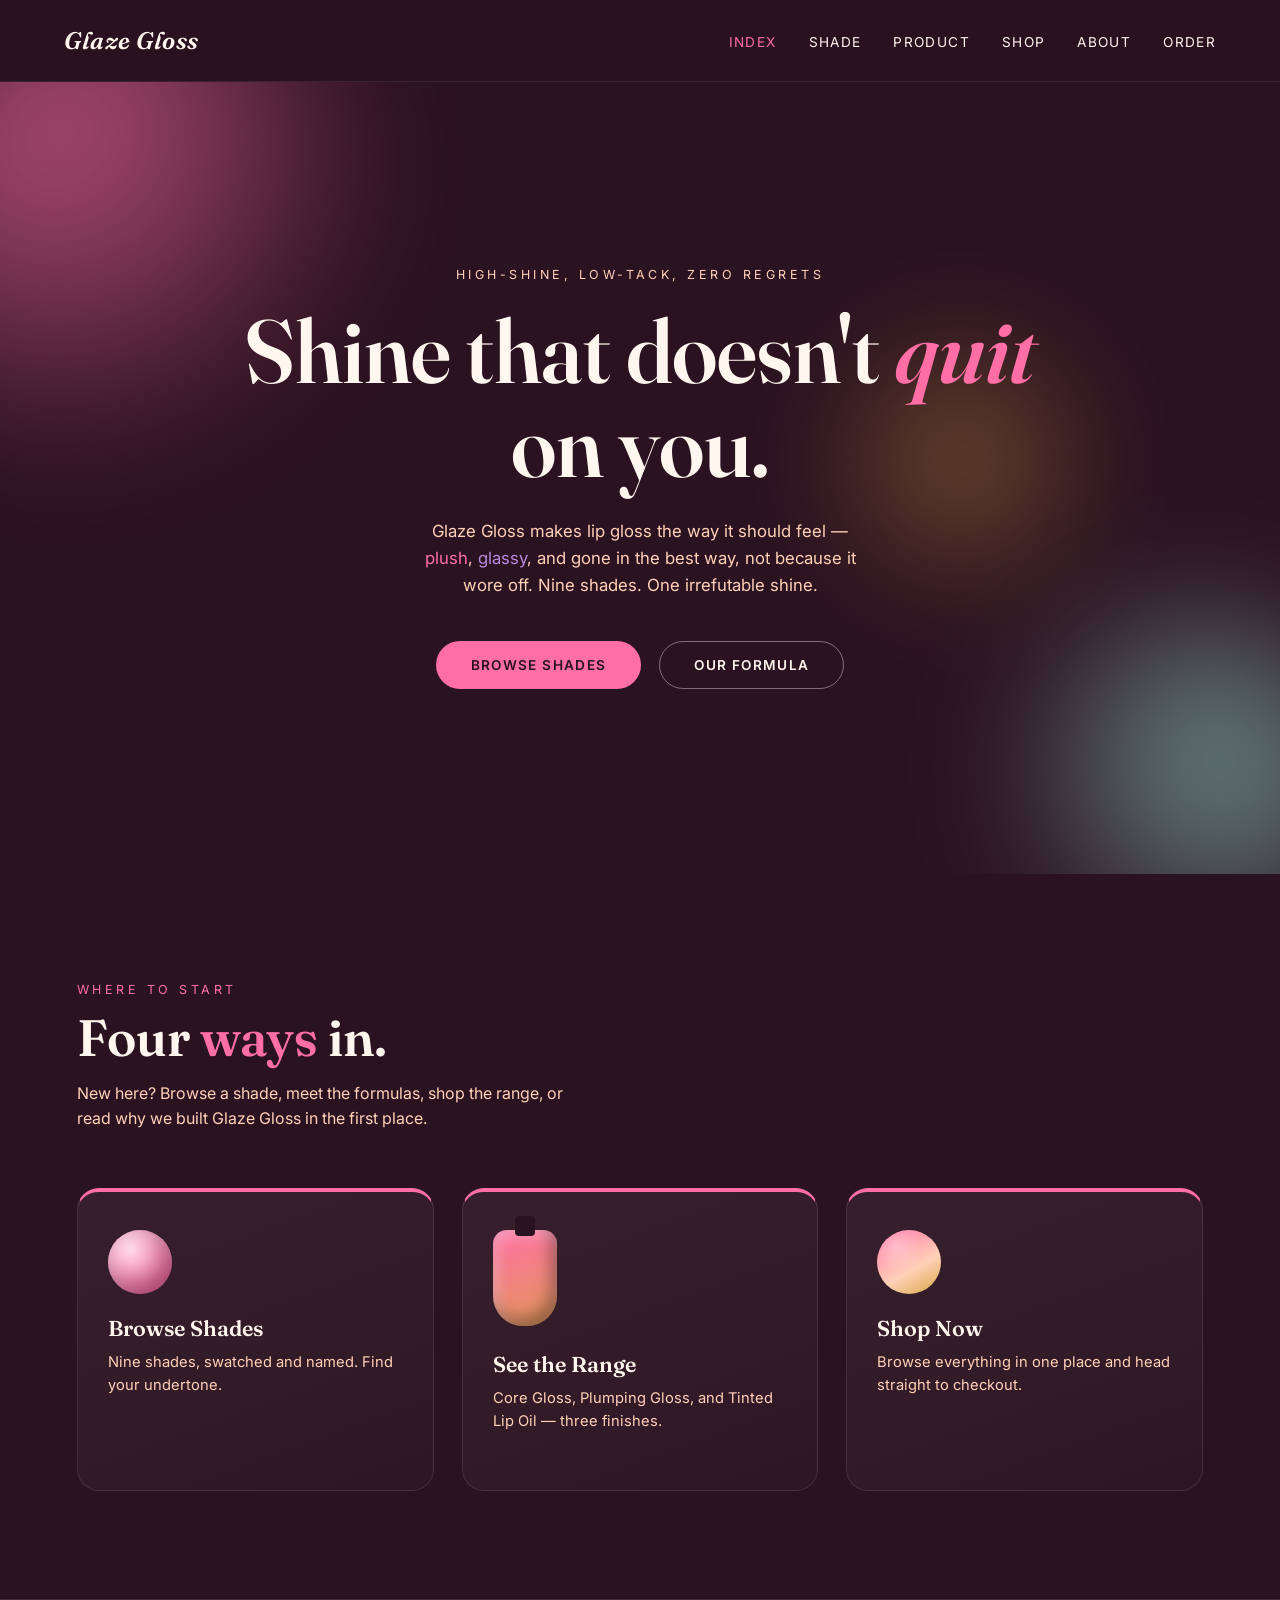
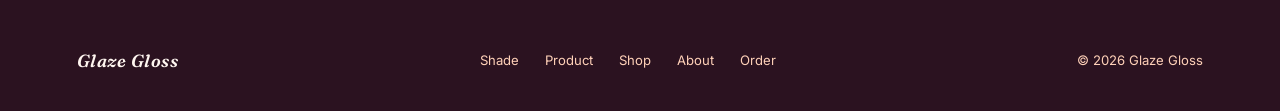
<file: lipglass peo part2/index.html>
<!DOCTYPE html>
<html lang="en">
<head>
<meta charset="UTF-8">
<meta name="viewport" content="width=device-width, initial-scale=1.0">
<title>Glaze Gloss — Lip Gloss, Wet-Look Only</title>
<link rel="preconnect" href="https://fonts.googleapis.com">
<link href="https://fonts.googleapis.com/css2?family=Fraunces:ital,opsz,wght@0,9..144,400;0,9..144,600;1,9..144,500;1,9..144,600&family=Inter:wght@400;500;600;700&display=swap" rel="stylesheet">
<link rel="stylesheet" href="style.css">
</head>
<body>

<header>
  <a class="logo" href="index.html">Glaze Gloss</a>
  <nav>
    <ul>
      <li><a href="index.html" class="active">Index</a></li>
      <li><a href="shade.html">Shade</a></li>
      <li><a href="product.html">Product</a></li>
      <li><a href="shop.html">Shop</a></li>
      <li><a href="about.html">About</a></li>
      <li><a href="order.html">Order</a></li>
    </ul>
  </nav>
</header>

<section class="hero tall">
  <div class="blob blob-pink"></div>
  <div class="blob blob-mint"></div>
  <div class="blob blob-gold"></div>
  <div class="eyebrow">High-shine, low-tack, zero regrets</div>
  <h1>Shine that doesn't <em>quit</em> on you.</h1>
  <p class="sub">Glaze Gloss makes lip gloss the way it should feel — <span class="text-pink">plush</span>, <span class="text-purple">glassy</span>, and gone in the best way, not because it wore off. Nine shades. One irrefutable shine.</p>
  <div class="cta-row">
    <a href="shade.html" class="btn btn-solid">Browse shades</a>
    <a href="about.html" class="btn btn-ghost">Our formula</a>
  </div>
</section>

<section>
  <div class="section-head">
    <div class="eyebrow">Where to start</div>
    <h2>Four <span class="text-pink">ways</span> in.</h2>
    <p>New here? Browse a shade, meet the formulas, shop the range, or read why we built Glaze Gloss in the first place.</p>
  </div>
  <div class="products-grid">
    <a class="product-card link-card" href="shade.html">
      <div class="shade-swatch" style="width:64px; height:64px; margin-bottom:24px; background:radial-gradient(circle at 35% 30%, #FFD9E8, #FF6FA5 75%);"></div>
      <h3>Browse Shades</h3>
      <p>Nine shades, swatched and named. Find your undertone.</p>
    </a>
    <a class="product-card link-card" href="product.html">
      <div class="bottle"></div>
      <h3>See the Range</h3>
      <p>Core Gloss, Plumping Gloss, and Tinted Lip Oil — three finishes.</p>
    </a>
    <a class="product-card link-card" href="shop.html">
      <div class="about-visual" style="width:64px; height:64px; border-radius:50%; margin-bottom:24px;"></div>
      <h3>Shop Now</h3>
      <p>Browse everything in one place and head straight to checkout.</p>
    </a>
  </div>
</section>

<footer>
  <div class="logo" style="font-size:1.1rem;">Glaze Gloss</div>
  <div class="foot-links">
    <a href="shade.html">Shade</a>
    <a href="product.html">Product</a>
    <a href="shop.html">Shop</a>
    <a href="about.html">About</a>
    <a href="order.html">Order</a>
  </div>
  <div>© 2026 Glaze Gloss</div>
</footer>

</body>
</html>
</file>
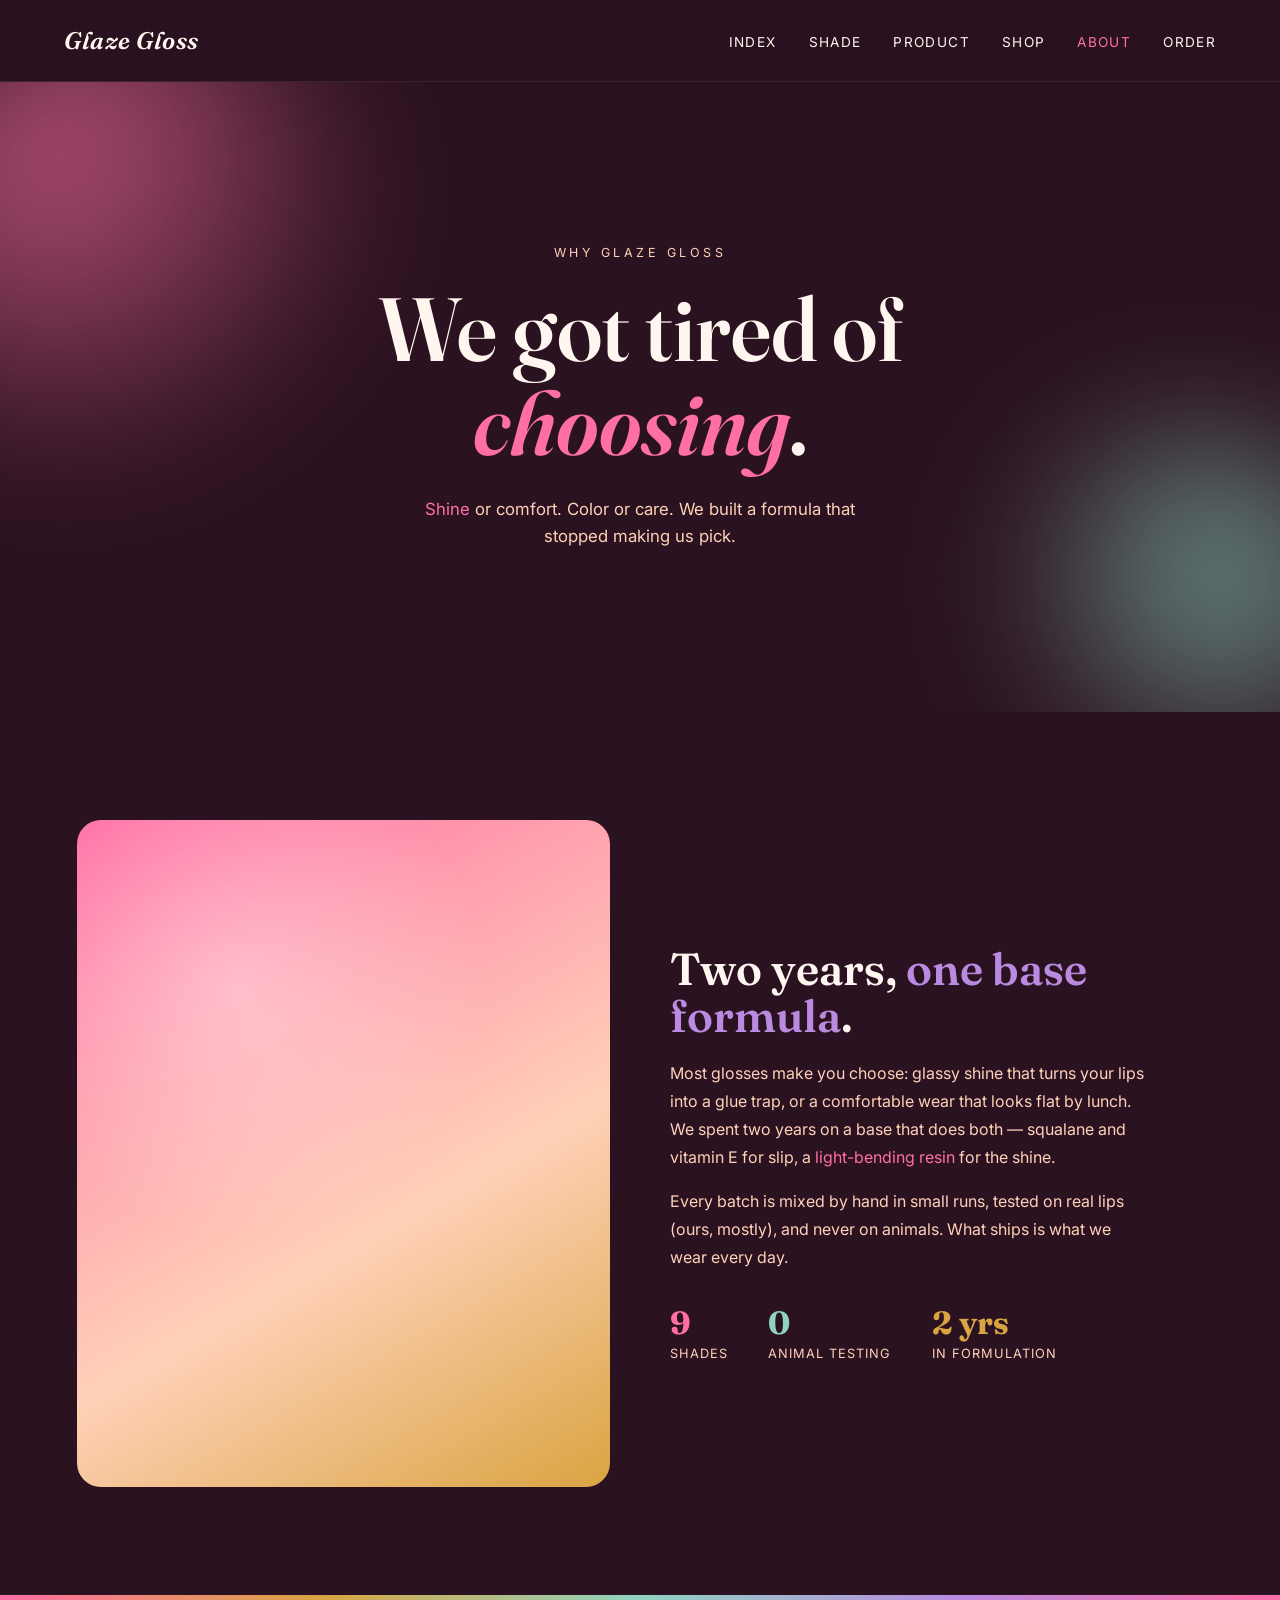
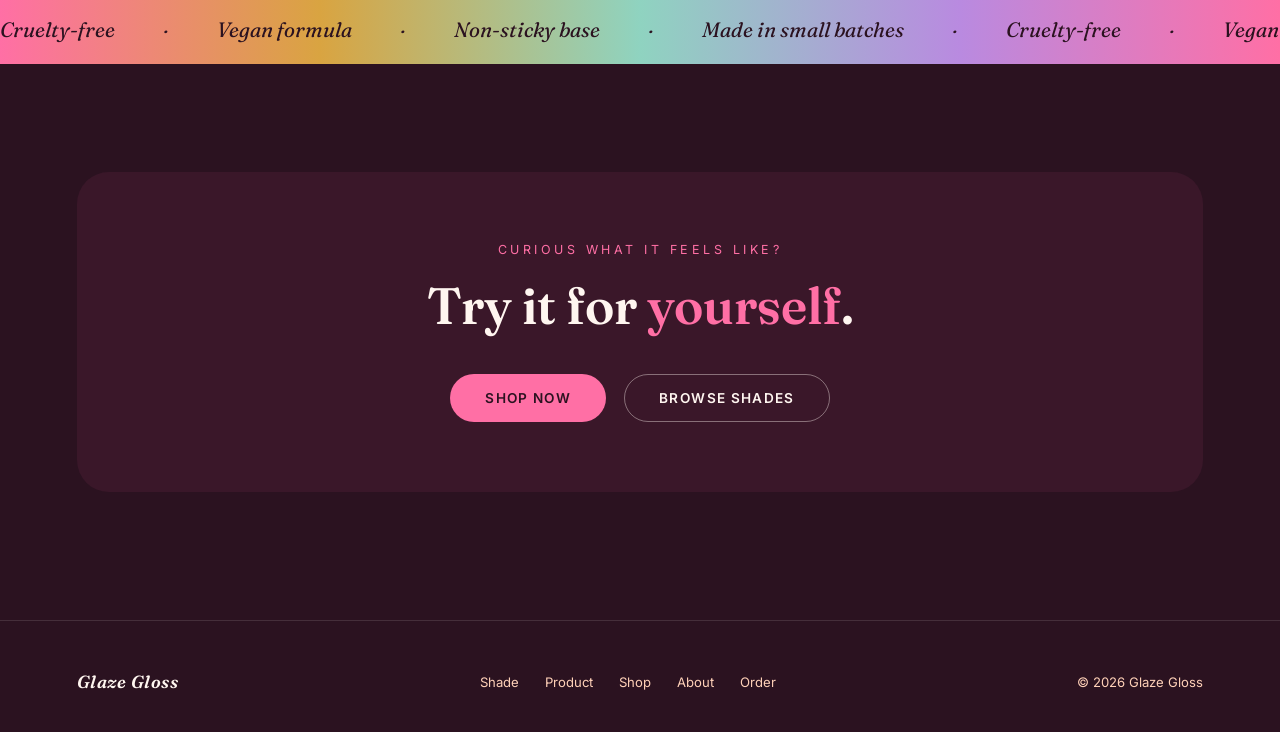
<file: lipglass peo part2/about.html>
<!DOCTYPE html>
<html lang="en">
<head>
<meta charset="UTF-8">
<meta name="viewport" content="width=device-width, initial-scale=1.0">
<title>About — Glaze Gloss</title>
<link rel="preconnect" href="https://fonts.googleapis.com">
<link href="https://fonts.googleapis.com/css2?family=Fraunces:ital,opsz,wght@0,9..144,400;0,9..144,600;1,9..144,500;1,9..144,600&family=Inter:wght@400;500;600;700&display=swap" rel="stylesheet">
<link rel="stylesheet" href="style.css">
</head>
<body>

<header>
  <a class="logo" href="index.html">Glaze Gloss</a>
  <nav>
    <ul>
      <li><a href="index.html">Index</a></li>
      <li><a href="shade.html">Shade</a></li>
      <li><a href="product.html">Product</a></li>
      <li><a href="shop.html">Shop</a></li>
      <li><a href="about.html" class="active">About</a></li>
      <li><a href="order.html">Order</a></li>
    </ul>
  </nav>
</header>

<section class="hero">
  <div class="blob blob-pink"></div>
  <div class="blob blob-mint"></div>
  <div class="eyebrow">Why Glaze Gloss</div>
  <h1>We got tired of <em>choosing</em>.</h1>
  <p class="sub"><span class="text-pink">Shine</span> or comfort. Color or care. We built a formula that stopped making us pick.</p>
</section>

<section>
  <div class="about">
    <div class="about-visual"></div>
    <div>
      <h2>Two years, <span class="text-purple">one base formula</span>.</h2>
      <p>Most glosses make you choose: glassy shine that turns your lips into a glue trap, or a comfortable wear that looks flat by lunch. We spent two years on a base that does both — squalane and vitamin E for slip, a <span class="text-pink">light-bending resin</span> for the shine.</p>
      <p>Every batch is mixed by hand in small runs, tested on real lips (ours, mostly), and never on animals. What ships is what we wear every day.</p>
      <div class="stat-row">
        <div class="stat"><b>9</b><span>Shades</span></div>
        <div class="stat mint"><b>0</b><span>Animal testing</span></div>
        <div class="stat gold"><b>2 yrs</b><span>In formulation</span></div>
      </div>
    </div>
  </div>
</section>

<div class="ribbon">
  <div class="ribbon-track">
    <span>Cruelty-free</span><span>·</span>
    <span>Vegan formula</span><span>·</span>
    <span>Non-sticky base</span><span>·</span>
    <span>Made in small batches</span><span>·</span>
    <span>Cruelty-free</span><span>·</span>
    <span>Vegan formula</span><span>·</span>
    <span>Non-sticky base</span><span>·</span>
    <span>Made in small batches</span><span>·</span>
  </div>
</div>

<section>
  <div class="cta-final">
    <div class="eyebrow" style="color:var(--pink);">Curious what it feels like?</div>
    <h2>Try it for <span class="text-pink">yourself</span>.</h2>
    <div class="cta-row">
      <a href="shop.html" class="btn btn-solid">Shop now</a>
      <a href="shade.html" class="btn btn-ghost">Browse shades</a>
    </div>
  </div>
</section>

<footer>
  <div class="logo" style="font-size:1.1rem;">Glaze Gloss</div>
  <div class="foot-links">
    <a href="shade.html">Shade</a>
    <a href="product.html">Product</a>
    <a href="shop.html">Shop</a>
    <a href="about.html">About</a>
    <a href="order.html">Order</a>
  </div>
  <div>© 2026 Glaze Gloss</div>
</footer>

</body>
</html>
</file>
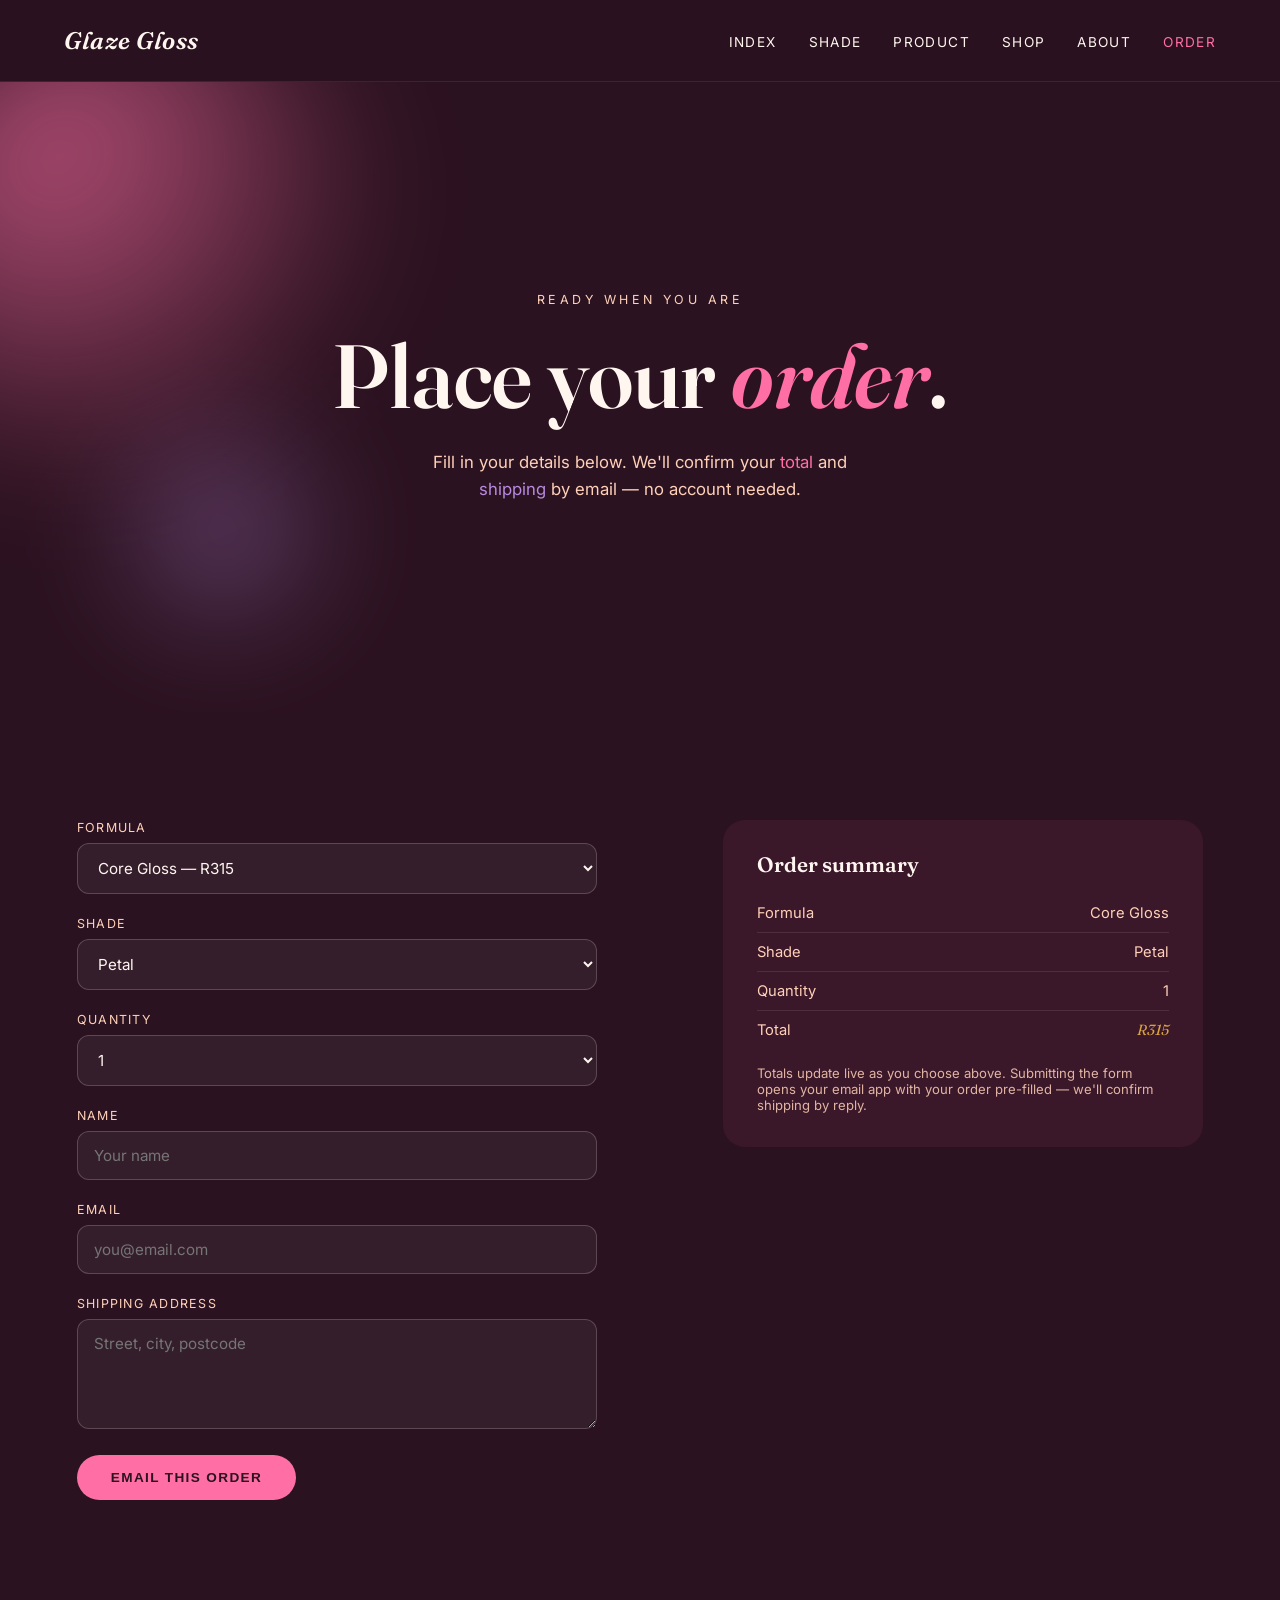
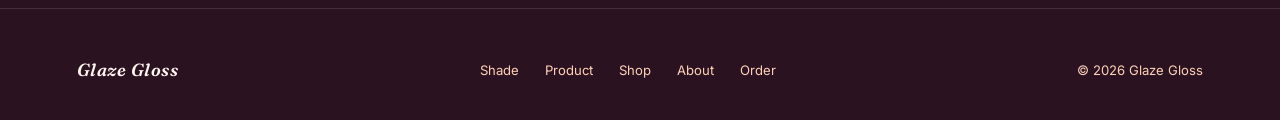
<file: lipglass peo part2/order.html>
<!DOCTYPE html>
<html lang="en">
<head>
<meta charset="UTF-8">
<meta name="viewport" content="width=device-width, initial-scale=1.0">
<title>Order — Glaze Gloss</title>
<link rel="preconnect" href="https://fonts.googleapis.com">
<link href="https://fonts.googleapis.com/css2?family=Fraunces:ital,opsz,wght@0,9..144,400;0,9..144,600;1,9..144,500;1,9..144,600&family=Inter:wght@400;500;600;700&display=swap" rel="stylesheet">
<link rel="stylesheet" href="style.css">
</head>
<body>

<header>
  <a class="logo" href="index.html">Glaze Gloss</a>
  <nav>
    <ul>
      <li><a href="index.html">Index</a></li>
      <li><a href="shade.html">Shade</a></li>
      <li><a href="product.html">Product</a></li>
      <li><a href="shop.html">Shop</a></li>
      <li><a href="about.html">About</a></li>
      <li><a href="order.html" class="active">Order</a></li>
    </ul>
  </nav>
</header>

<section class="hero">
  <div class="blob blob-lavender"></div>
  <div class="blob blob-pink"></div>
  <div class="eyebrow">Ready when you are</div>
  <h1>Place your <em>order</em>.</h1>
  <p class="sub">Fill in your details below. We'll confirm your <span class="text-pink">total</span> and <span class="text-purple">shipping</span> by email — no account needed.</p>
</section>

<section>
  <div class="order-grid">
    <!-- No JavaScript: the form submits as a plain email via mailto -->
    <form class="form-wrap" action="mailto:orders@glazegloss-example.com" method="get" enctype="text/plain">
      <div class="field">
        <label for="formula">Formula</label>
        <select id="formula" name="Formula">
          <option value="Core Gloss">Core Gloss — R315</option>
          <option value="Plumping Gloss">Plumping Gloss — R380</option>
          <option value="Tinted Lip Oil">Tinted Lip Oil — R350</option>
          <option value="Starter Set">Starter Set (all 3) — R745</option>
        </select>
      </div>
      <div class="field">
        <label for="shade">Shade</label>
        <select id="shade" name="Shade">
          <option>Petal</option>
          <option>Cherry Cola</option>
          <option>Skinny Dip</option>
          <option>Fig</option>
          <option>Clear Coat</option>
          <option>Coral Rush</option>
          <option>Grape Ice</option>
          <option>Terracotta</option>
          <option>Honey Glaze</option>
        </select>
      </div>
      <div class="field">
        <label for="quantity">Quantity</label>
        <select id="quantity" name="Quantity">
          <option>1</option>
          <option>2</option>
          <option>3</option>
          <option>4+</option>
        </select>
      </div>
      <div class="field">
        <label for="name">Name</label>
        <input type="text" id="name" name="Name" placeholder="Your name" required>
      </div>
      <div class="field">
        <label for="email">Email</label>
        <input type="email" id="email" name="Email" placeholder="you@email.com" required>
      </div>
      <div class="field">
        <label for="address">Shipping address</label>
        <textarea id="address" name="Address" placeholder="Street, city, postcode"></textarea>
      </div>
      <button type="submit" class="btn btn-solid" style="border:none;">Email this order</button>
    </form>

    <div class="price-list">
      <h3>Order summary</h3>
      <div class="line"><span>Formula</span><span id="sum-formula">Core Gloss</span></div>
      <div class="line"><span>Shade</span><span id="sum-shade">Petal</span></div>
      <div class="line"><span>Quantity</span><span id="sum-qty">1</span></div>
      <div class="line" style="border-bottom:none;"><span>Total</span><span id="sum-total" style="color:var(--gold); font-family:'Fraunces',serif; font-style:italic;">R315</span></div>
      <p class="note">Totals update live as you choose above. Submitting the form opens your email app with your order pre-filled — we'll confirm shipping by reply.</p>
    </div>
  </div>
</section>

<footer>
  <div class="logo" style="font-size:1.1rem;">Glaze Gloss</div>
  <div class="foot-links">
    <a href="shade.html">Shade</a>
    <a href="product.html">Product</a>
    <a href="shop.html">Shop</a>
    <a href="about.html">About</a>
    <a href="order.html">Order</a>
  </div>
  <div>© 2026 Glaze Gloss</div>
</footer>

<script>
  const prices = { "Core Gloss": 315, "Plumping Gloss": 380, "Tinted Lip Oil": 350, "Starter Set": 745 };

  const formulaEl = document.getElementById('formula');
  const shadeEl = document.getElementById('shade');
  const qtyEl = document.getElementById('quantity');
  const sumFormula = document.getElementById('sum-formula');
  const sumShade = document.getElementById('sum-shade');
  const sumQty = document.getElementById('sum-qty');
  const sumTotal = document.getElementById('sum-total');

  function updateSummary(){
    const formula = formulaEl.value;
    const qtyRaw = qtyEl.value;
    const qty = qtyRaw === '4+' ? 4 : parseInt(qtyRaw, 10);
    const total = prices[formula] * qty;

    sumFormula.textContent = formula;
    sumShade.textContent = shadeEl.value;
    sumQty.textContent = qtyRaw;
    sumTotal.textContent = 'R' + total.toLocaleString();
  }

  formulaEl.addEventListener('change', updateSummary);
  shadeEl.addEventListener('change', updateSummary);
  qtyEl.addEventListener('change', updateSummary);
</script>

</body>
</html>
</file>
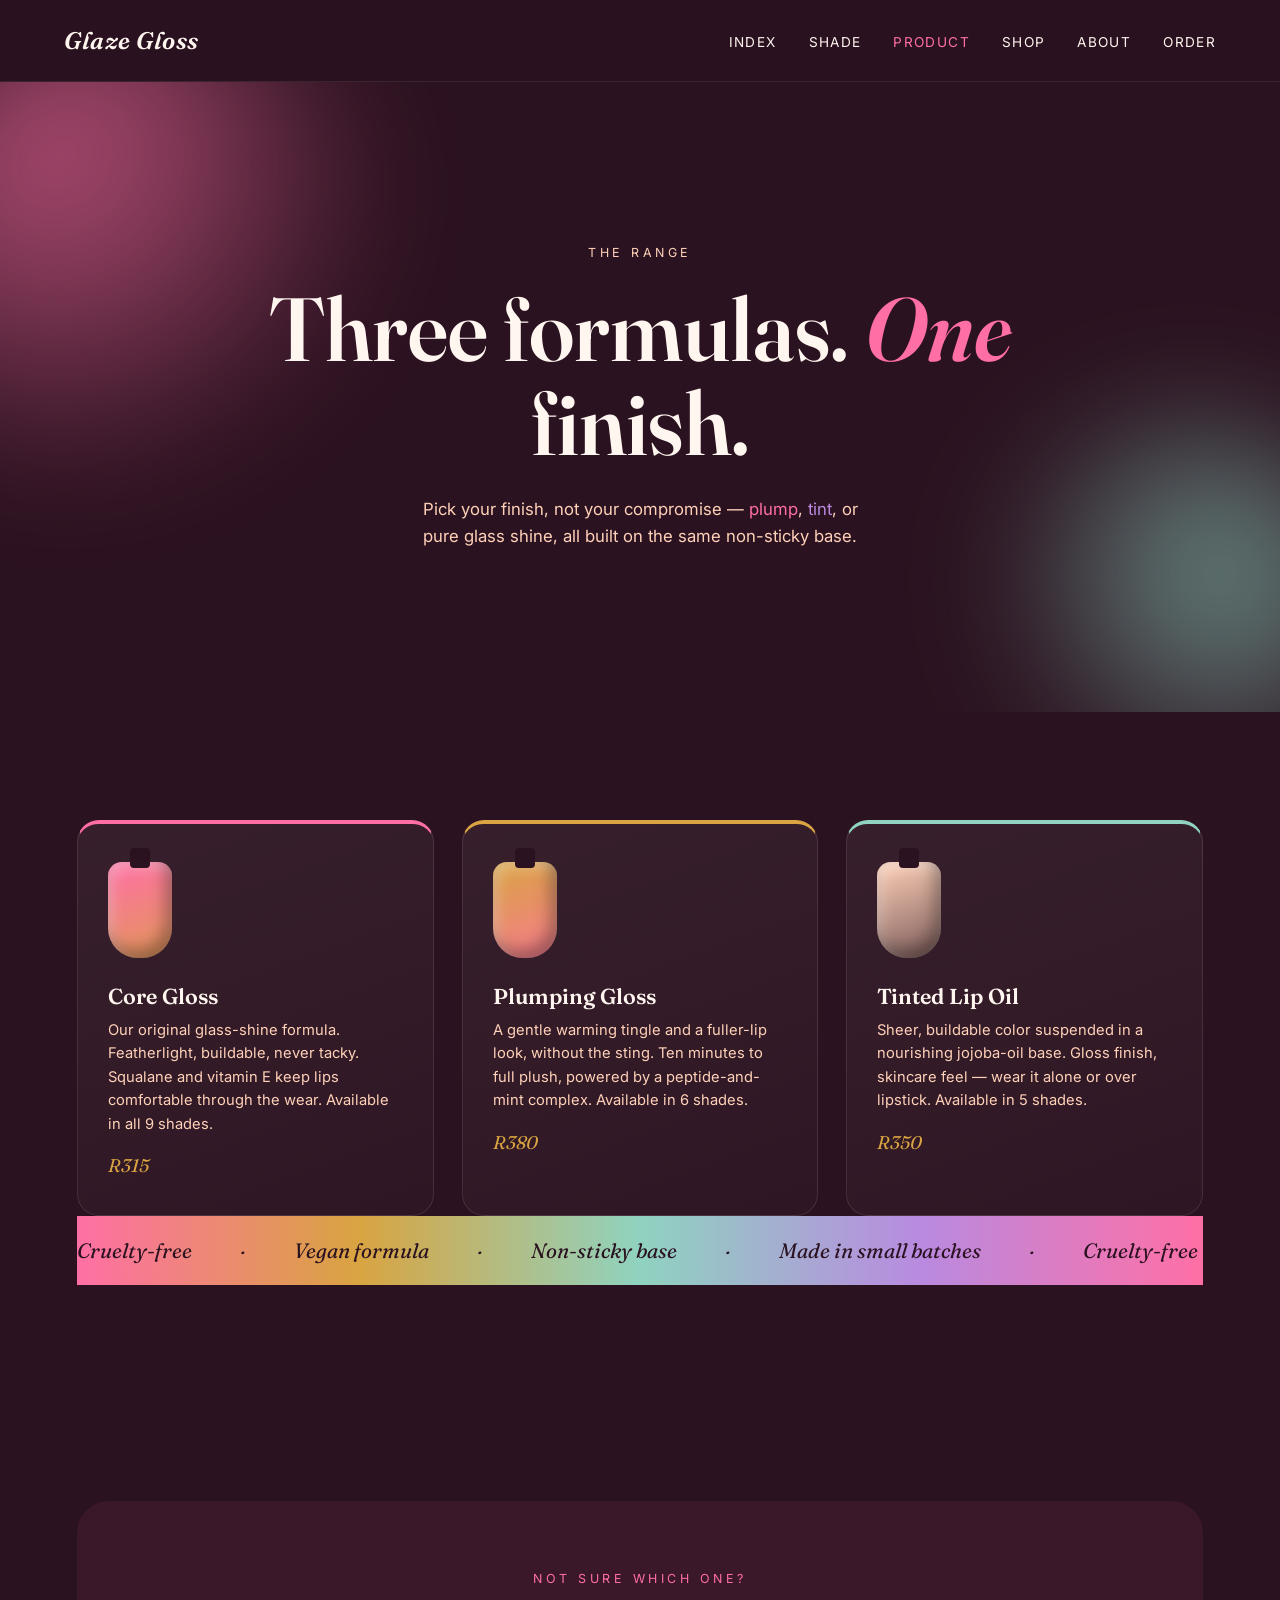
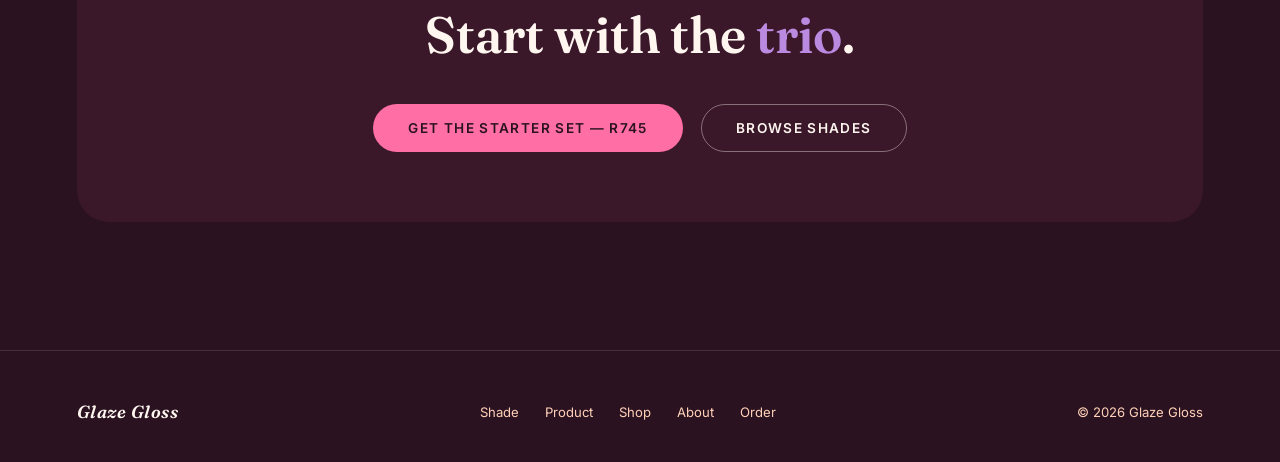
<file: lipglass peo part2/product.html>
<!DOCTYPE html>
<html lang="en">
<head>
<meta charset="UTF-8">
<meta name="viewport" content="width=device-width, initial-scale=1.0">
<title>Product — Glaze Gloss</title>
<link rel="preconnect" href="https://fonts.googleapis.com">
<link href="https://fonts.googleapis.com/css2?family=Fraunces:ital,opsz,wght@0,9..144,400;0,9..144,600;1,9..144,500;1,9..144,600&family=Inter:wght@400;500;600;700&display=swap" rel="stylesheet">
<link rel="stylesheet" href="style.css">
</head>
<body>

<header>
  <a class="logo" href="index.html">Glaze Gloss</a>
  <nav>
    <ul>
      <li><a href="index.html">Index</a></li>
      <li><a href="shade.html">Shade</a></li>
      <li><a href="product.html" class="active">Product</a></li>
      <li><a href="shop.html">Shop</a></li>
      <li><a href="about.html">About</a></li>
      <li><a href="order.html">Order</a></li>
    </ul>
  </nav>
</header>

<section class="hero">
  <div class="blob blob-mint"></div>
  <div class="blob blob-pink"></div>
  <div class="eyebrow">The range</div>
  <h1>Three formulas. <em>One</em> finish.</h1>
  <p class="sub">Pick your finish, not your compromise — <span class="text-pink">plump</span>, <span class="text-purple">tint</span>, or pure glass shine, all built on the same non-sticky base.</p>
</section>

<section>
  <div class="products-grid">
    <div class="product-card">
      <div class="bottle"></div>
      <h3>Core Gloss</h3>
      <p>Our original glass-shine formula. Featherlight, buildable, never tacky. Squalane and vitamin E keep lips comfortable through the wear. Available in all 9 shades.</p>
      <div class="price">R315</div>
    </div>
    <div class="product-card accent-gold">
      <div class="bottle" style="background:linear-gradient(160deg, var(--gold), var(--pink) 130%);"></div>
      <h3>Plumping Gloss</h3>
      <p>A gentle warming tingle and a fuller-lip look, without the sting. Ten minutes to full plush, powered by a peptide-and-mint complex. Available in 6 shades.</p>
      <div class="price">R380</div>
    </div>
    <div class="product-card accent-mint">
      <div class="bottle" style="background:linear-gradient(160deg, var(--peach), var(--ink) 160%);"></div>
      <h3>Tinted Lip Oil</h3>
      <p>Sheer, buildable color suspended in a nourishing jojoba-oil base. Gloss finish, skincare feel — wear it alone or over lipstick. Available in 5 shades.</p>
      <div class="price">R350</div>
    </div>
  </div>

  <div class="ribbon">
    <div class="ribbon-track">
      <span>Cruelty-free</span><span>·</span>
      <span>Vegan formula</span><span>·</span>
      <span>Non-sticky base</span><span>·</span>
      <span>Made in small batches</span><span>·</span>
      <span>Cruelty-free</span><span>·</span>
      <span>Vegan formula</span><span>·</span>
      <span>Non-sticky base</span><span>·</span>
      <span>Made in small batches</span><span>·</span>
    </div>
  </div>
</section>

<section>
  <div class="cta-final">
    <div class="eyebrow" style="color:var(--pink);">Not sure which one?</div>
    <h2>Start with the <span class="text-purple">trio</span>.</h2>
    <div class="cta-row">
      <a href="order.html" class="btn btn-solid">Get the starter set — R745</a>
      <a href="shade.html" class="btn btn-ghost">Browse shades</a>
    </div>
  </div>
</section>

<footer>
  <div class="logo" style="font-size:1.1rem;">Glaze Gloss</div>
  <div class="foot-links">
    <a href="shade.html">Shade</a>
    <a href="product.html">Product</a>
    <a href="shop.html">Shop</a>
    <a href="about.html">About</a>
    <a href="order.html">Order</a>
  </div>
  <div>© 2026 Glaze Gloss</div>
</footer>

</body>
</html>
</file>
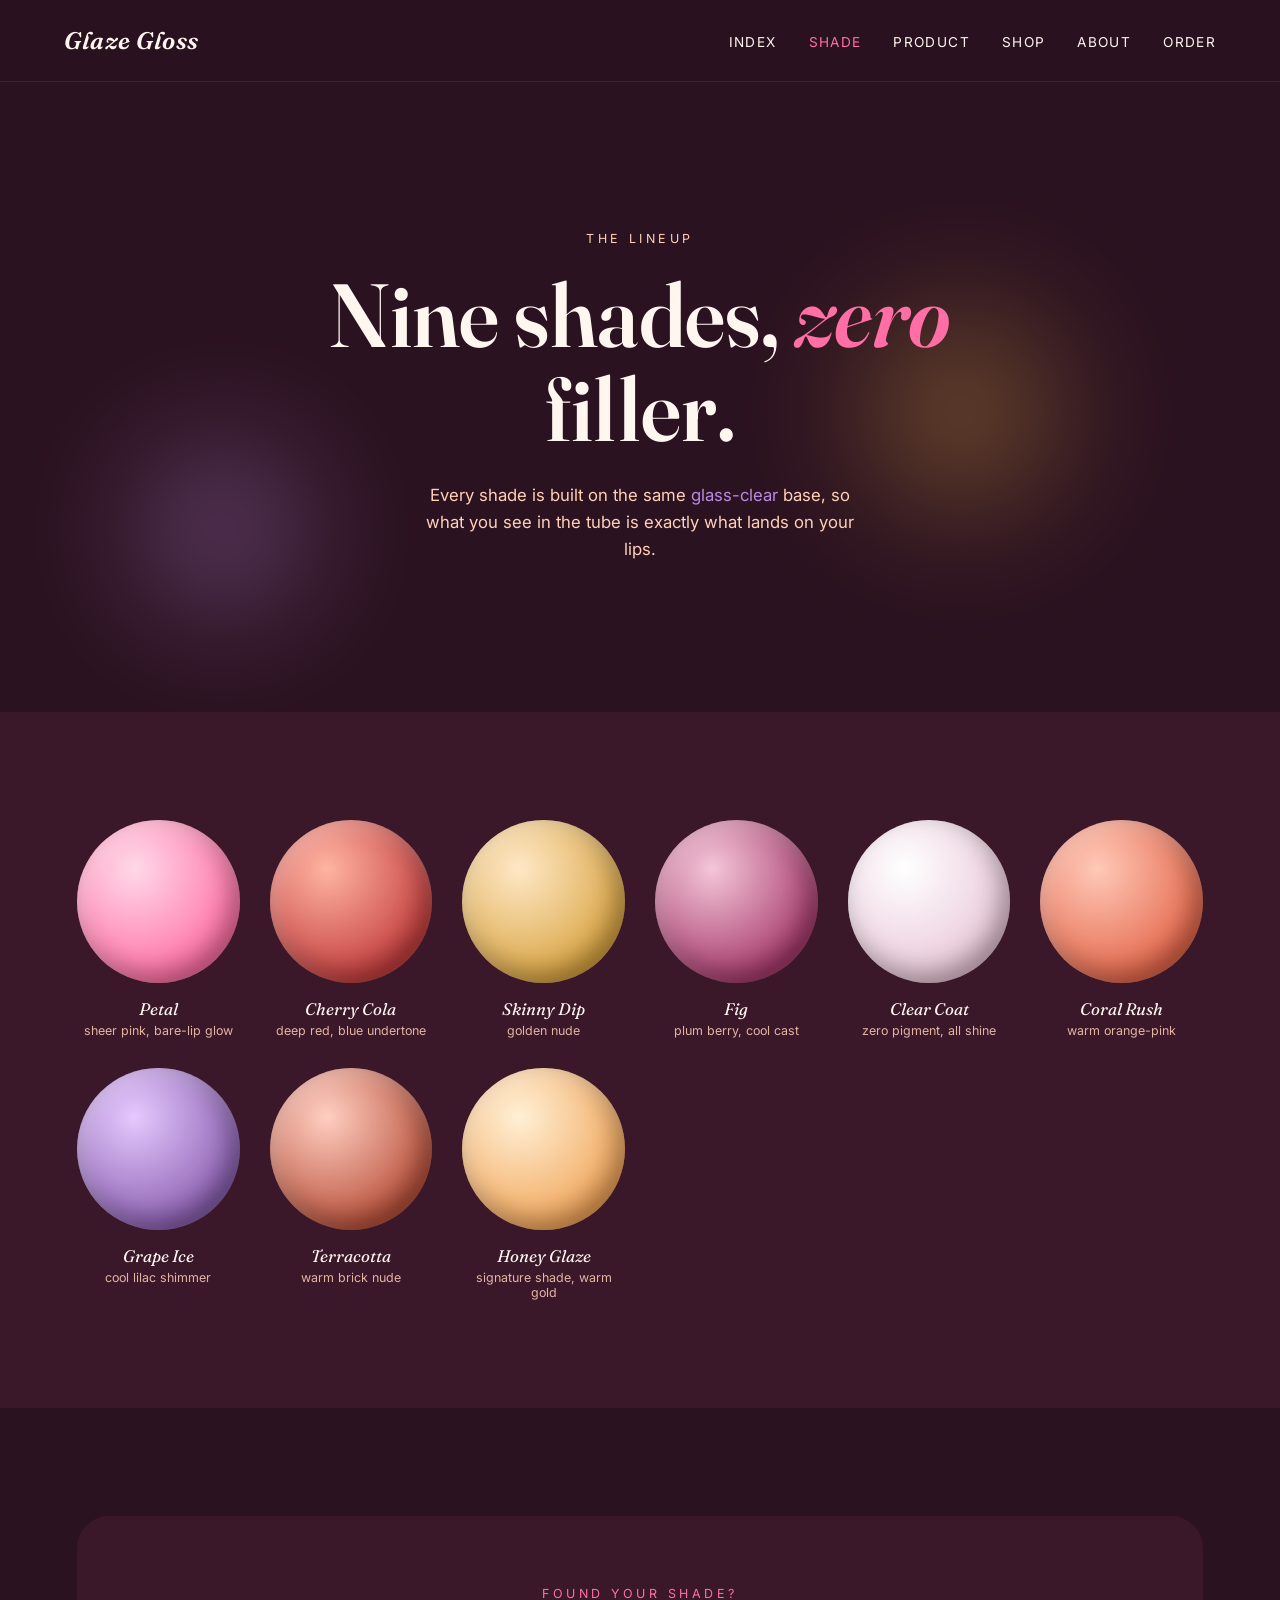
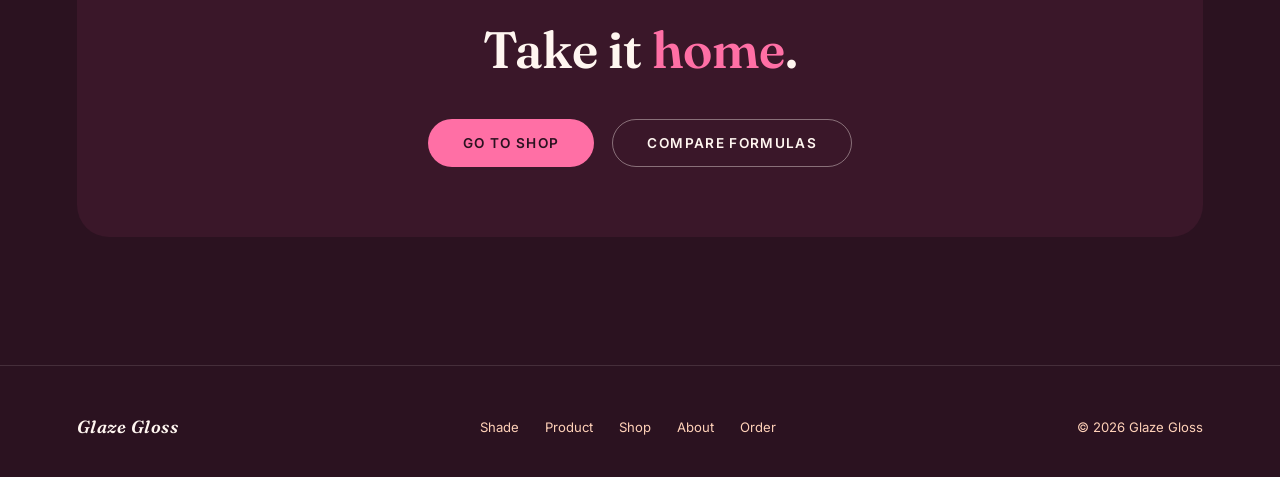
<file: lipglass peo part2/shade.html>
<!DOCTYPE html>
<html lang="en">
<head>
<meta charset="UTF-8">
<meta name="viewport" content="width=device-width, initial-scale=1.0">
<title>Shade — Glaze Gloss</title>
<link rel="preconnect" href="https://fonts.googleapis.com">
<link href="https://fonts.googleapis.com/css2?family=Fraunces:ital,opsz,wght@0,9..144,400;0,9..144,600;1,9..144,500;1,9..144,600&family=Inter:wght@400;500;600;700&display=swap" rel="stylesheet">
<link rel="stylesheet" href="style.css">
</head>
<body>

<header>
  <a class="logo" href="index.html">Glaze Gloss</a>
  <nav>
    <ul>
      <li><a href="index.html">Index</a></li>
      <li><a href="shade.html" class="active">Shade</a></li>
      <li><a href="product.html">Product</a></li>
      <li><a href="shop.html">Shop</a></li>
      <li><a href="about.html">About</a></li>
      <li><a href="order.html">Order</a></li>
    </ul>
  </nav>
</header>

<section class="hero">
  <div class="blob blob-lavender"></div>
  <div class="blob blob-gold"></div>
  <div class="eyebrow">The lineup</div>
  <h1>Nine shades, <em>zero</em> filler.</h1>
  <p class="sub">Every shade is built on the same <span class="text-purple">glass-clear</span> base, so what you see in the tube is exactly what lands on your lips.</p>
</section>

<section class="shades-bg">
  <div class="shade-grid">
    <div class="shade-card">
      <div class="shade-swatch" style="background:radial-gradient(circle at 35% 30%, #FFD9E8, #FF6FA5 75%);"></div>
      <div class="shade-name">Petal</div>
      <div class="shade-desc">sheer pink, bare-lip glow</div>
    </div>
    <div class="shade-card">
      <div class="shade-swatch" style="background:radial-gradient(circle at 35% 30%, #FFB4A2, #C43D3D 75%);"></div>
      <div class="shade-name">Cherry Cola</div>
      <div class="shade-desc">deep red, blue undertone</div>
    </div>
    <div class="shade-card">
      <div class="shade-swatch" style="background:radial-gradient(circle at 35% 30%, #FFE8C7, #D9A441 75%);"></div>
      <div class="shade-name">Skinny Dip</div>
      <div class="shade-desc">golden nude</div>
    </div>
    <div class="shade-card">
      <div class="shade-swatch" style="background:radial-gradient(circle at 35% 30%, #F4C6D9, #A6396B 75%);"></div>
      <div class="shade-name">Fig</div>
      <div class="shade-desc">plum berry, cool cast</div>
    </div>
    <div class="shade-card">
      <div class="shade-swatch" style="background:radial-gradient(circle at 35% 30%, #FFFFFF, #E9C6D8 75%);"></div>
      <div class="shade-name">Clear Coat</div>
      <div class="shade-desc">zero pigment, all shine</div>
    </div>
    <div class="shade-card">
      <div class="shade-swatch" style="background:radial-gradient(circle at 35% 30%, #FFC9B8, #E4664A 75%);"></div>
      <div class="shade-name">Coral Rush</div>
      <div class="shade-desc">warm orange-pink</div>
    </div>
    <div class="shade-card">
      <div class="shade-swatch" style="background:radial-gradient(circle at 35% 30%, #E6C9FF, #8A5FB0 75%);"></div>
      <div class="shade-name">Grape Ice</div>
      <div class="shade-desc">cool lilac shimmer</div>
    </div>
    <div class="shade-card">
      <div class="shade-swatch" style="background:radial-gradient(circle at 35% 30%, #FFCFC2, #B9503A 75%);"></div>
      <div class="shade-name">Terracotta</div>
      <div class="shade-desc">warm brick nude</div>
    </div>
    <div class="shade-card">
      <div class="shade-swatch" style="background:radial-gradient(circle at 35% 30%, #FFF0D6, #F2A65A 75%);"></div>
      <div class="shade-name">Honey Glaze</div>
      <div class="shade-desc">signature shade, warm gold</div>
    </div>
  </div>
</section>

<section>
  <div class="cta-final">
    <div class="eyebrow" style="color:var(--pink);">Found your shade?</div>
    <h2>Take it <span class="text-pink">home</span>.</h2>
    <div class="cta-row">
      <a href="shop.html" class="btn btn-solid">Go to shop</a>
      <a href="product.html" class="btn btn-ghost">Compare formulas</a>
    </div>
  </div>
</section>

<footer>
  <div class="logo" style="font-size:1.1rem;">Glaze Gloss</div>
  <div class="foot-links">
    <a href="shade.html">Shade</a>
    <a href="product.html">Product</a>
    <a href="shop.html">Shop</a>
    <a href="about.html">About</a>
    <a href="order.html">Order</a>
  </div>
  <div>© 2026 Glaze Gloss</div>
</footer>

</body>
</html>
</file>
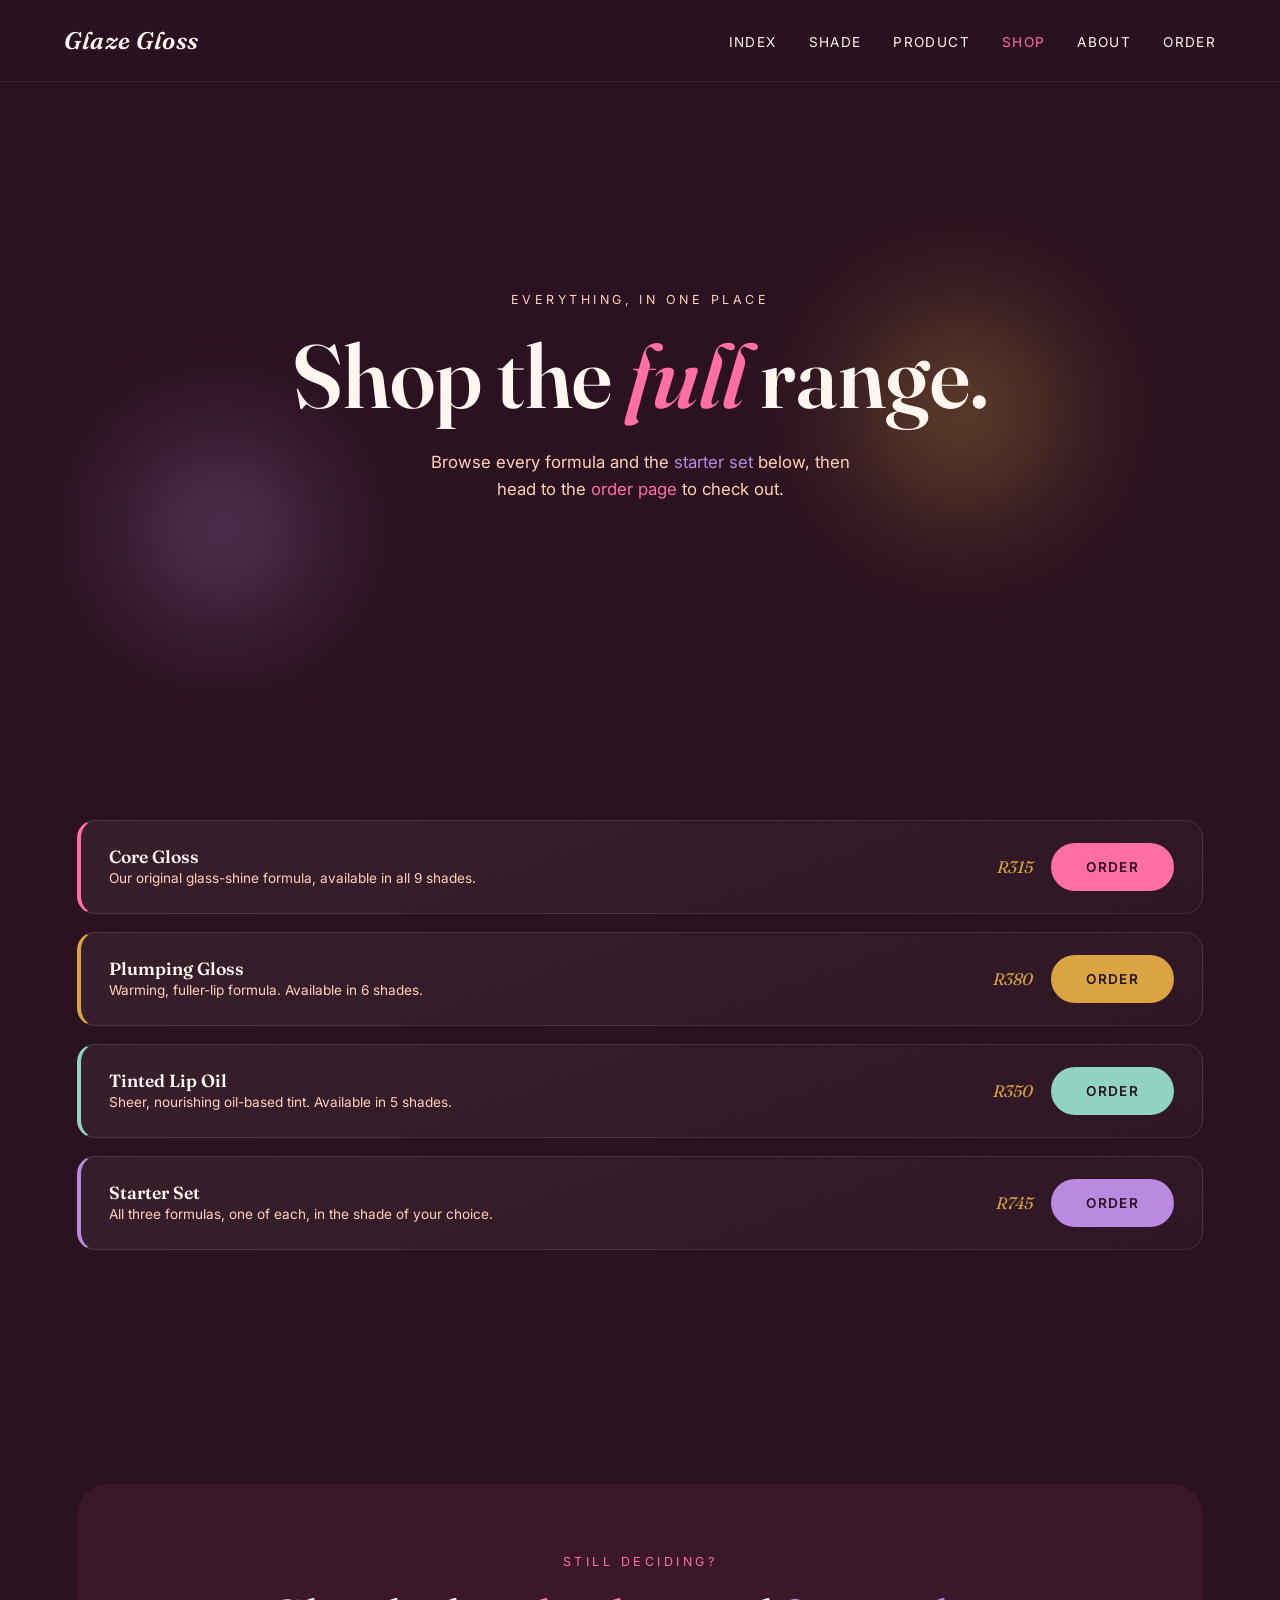
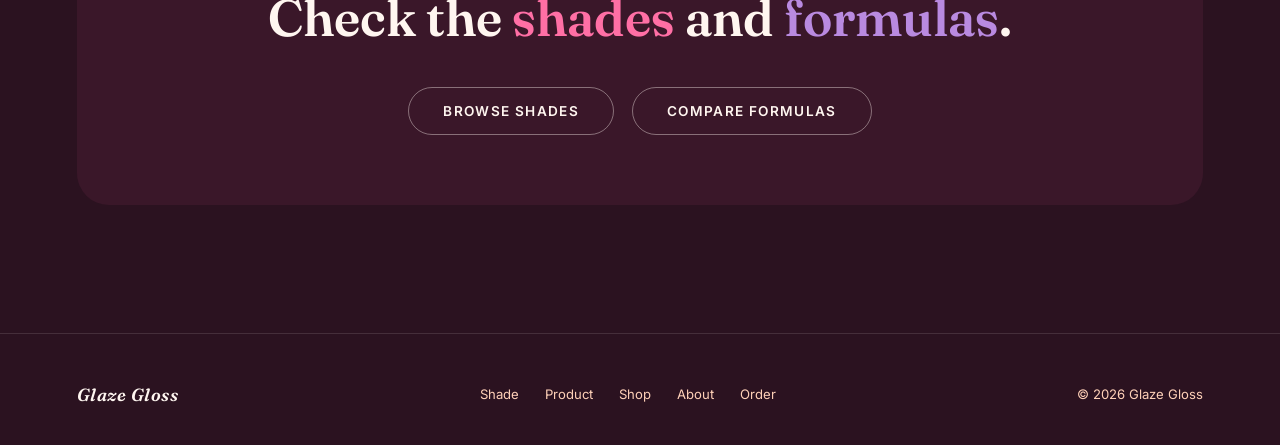
<file: lipglass peo part2/shop.html>
<!DOCTYPE html>
<html lang="en">
<head>
<meta charset="UTF-8">
<meta name="viewport" content="width=device-width, initial-scale=1.0">
<title>Shop — Glaze Gloss</title>
<link rel="preconnect" href="https://fonts.googleapis.com">
<link href="https://fonts.googleapis.com/css2?family=Fraunces:ital,opsz,wght@0,9..144,400;0,9..144,600;1,9..144,500;1,9..144,600&family=Inter:wght@400;500;600;700&display=swap" rel="stylesheet">
<link rel="stylesheet" href="style.css">
</head>
<body>

<header>
  <a class="logo" href="index.html">Glaze Gloss</a>
  <nav>
    <ul>
      <li><a href="index.html">Index</a></li>
      <li><a href="shade.html">Shade</a></li>
      <li><a href="product.html">Product</a></li>
      <li><a href="shop.html" class="active">Shop</a></li>
      <li><a href="about.html">About</a></li>
      <li><a href="order.html">Order</a></li>
    </ul>
  </nav>
</header>

<section class="hero">
  <div class="blob blob-gold"></div>
  <div class="blob blob-lavender"></div>
  <div class="eyebrow">Everything, in one place</div>
  <h1>Shop the <em>full</em> range.</h1>
  <p class="sub">Browse every formula and the <span class="text-purple">starter set</span> below, then head to the <span class="text-pink">order page</span> to check out.</p>
</section>

<section>
  <div class="shop-item">
    <div class="info">
      <h3>Core Gloss</h3>
      <p>Our original glass-shine formula, available in all 9 shades.</p>
    </div>
    <div class="buy">
      <span class="price">R315</span>
      <a href="order.html" class="btn btn-solid">Order</a>
    </div>
  </div>

  <div class="shop-item accent-gold">
    <div class="info">
      <h3>Plumping Gloss</h3>
      <p>Warming, fuller-lip formula. Available in 6 shades.</p>
    </div>
    <div class="buy">
      <span class="price">R380</span>
      <a href="order.html" class="btn btn-gold">Order</a>
    </div>
  </div>

  <div class="shop-item accent-mint">
    <div class="info">
      <h3>Tinted Lip Oil</h3>
      <p>Sheer, nourishing oil-based tint. Available in 5 shades.</p>
    </div>
    <div class="buy">
      <span class="price">R350</span>
      <a href="order.html" class="btn btn-mint">Order</a>
    </div>
  </div>

  <div class="shop-item accent-lavender">
    <div class="info">
      <h3>Starter Set</h3>
      <p>All three formulas, one of each, in the shade of your choice.</p>
    </div>
    <div class="buy">
      <span class="price">R745</span>
      <a href="order.html" class="btn btn-lavender">Order</a>
    </div>
  </div>
</section>

<section>
  <div class="cta-final">
    <div class="eyebrow" style="color:var(--pink);">Still deciding?</div>
    <h2>Check the <span class="text-pink">shades</span> and <span class="text-purple">formulas</span>.</h2>
    <div class="cta-row">
      <a href="shade.html" class="btn btn-ghost">Browse shades</a>
      <a href="product.html" class="btn btn-ghost">Compare formulas</a>
    </div>
  </div>
</section>

<footer>
  <div class="logo" style="font-size:1.1rem;">Glaze Gloss</div>
  <div class="foot-links">
    <a href="shade.html">Shade</a>
    <a href="product.html">Product</a>
    <a href="shop.html">Shop</a>
    <a href="about.html">About</a>
    <a href="order.html">Order</a>
  </div>
  <div>© 2026 Glaze Gloss</div>
</footer>

</body>
</html>
</file>
<file: lipglass peo part2/style.css>
:root{
  --ink:#2B1220;
  --panel:#3A1729;
  --pink:#FF6FA5;
  --peach:#FFD1B8;
  --cream:#FFF6F0;
  --gold:#D9A441;
  --mint:#8FD3C0;
  --lavender:#B98AE0;
  --sky:#7EC8E3;
}
*{box-sizing:border-box; margin:0; padding:0;}
html{scroll-behavior:smooth;}
body{
  background:var(--ink);
  color:var(--cream);
  font-family:'Inter', sans-serif;
  overflow-x:hidden;
}
a{color:inherit; text-decoration:none;}
h1,h2,h3{font-family:'Fraunces', serif; font-weight:600; line-height:1.05;}
.text-pink{ color:var(--pink); }
.text-purple{ color:var(--lavender); }

/* ---------- NAV ---------- */
header{
  position:sticky; top:0; left:0; right:0; z-index:50;
  display:flex; align-items:center; justify-content:space-between;
  padding:26px 5vw;
  background:rgba(43,18,32,0.9);
  border-bottom:1px solid rgba(255,246,240,0.08);
}
.logo{
  font-family:'Fraunces', serif; font-style:italic; font-weight:600;
  font-size:1.5rem; letter-spacing:0.5px; color:var(--cream);
}
nav ul{list-style:none; display:flex; gap:32px;}
nav a{
  font-size:0.85rem; text-transform:uppercase; letter-spacing:0.1em;
  color:var(--cream);
}
nav a:hover, nav a.active{ color:var(--pink); }

/* ---------- HERO ---------- */
.hero{
  position:relative; min-height:70vh; display:flex; flex-direction:column;
  justify-content:center; align-items:center; text-align:center;
  padding:60px 6vw; isolation:isolate; overflow:hidden;
}
.hero.tall{ min-height:88vh; }
.blob{
  position:absolute; border-radius:50%; filter:blur(60px);
  opacity:0.65; z-index:-1;
}
.blob-pink{
  width:44vw; height:44vw; max-width:520px; max-height:520px;
  background:radial-gradient(circle at 35% 30%, var(--pink), transparent 70%);
  top:-14%; left:-10%;
  animation:drift1 16s ease-in-out infinite;
}
.blob-mint{
  width:32vw; height:32vw; max-width:400px; max-height:400px;
  background:radial-gradient(circle at 60% 40%, var(--mint), transparent 70%);
  bottom:-16%; right:-8%;
  animation:drift2 20s ease-in-out infinite;
}
.blob-gold{
  width:22vw; height:22vw; max-width:280px; max-height:280px;
  background:radial-gradient(circle, var(--gold), transparent 72%);
  top:30%; right:14%; opacity:0.5;
  animation:drift1 13s ease-in-out infinite reverse;
}
.blob-lavender{
  width:20vw; height:20vw; max-width:240px; max-height:240px;
  background:radial-gradient(circle, var(--lavender), transparent 72%);
  bottom:10%; left:8%; opacity:0.5;
  animation:drift2 15s ease-in-out infinite reverse;
}
@keyframes drift1{
  0%,100%{transform:translate(0,0) scale(1);}
  50%{transform:translate(4vw,3vw) scale(1.08);}
}
@keyframes drift2{
  0%,100%{transform:translate(0,0) scale(1);}
  50%{transform:translate(-3vw,-4vw) scale(1.05);}
}
.eyebrow{
  font-size:0.78rem; text-transform:uppercase; letter-spacing:0.28em;
  color:var(--peach); margin-bottom:22px;
}
.hero h1{
  font-size:clamp(2.4rem, 7vw, 5.6rem);
  max-width:15ch;
}
.hero h1 em{ font-style:italic; color:var(--pink); }
.hero p.sub{
  margin-top:26px; max-width:42ch; font-size:1.05rem; color:var(--peach);
  line-height:1.6;
}
.cta-row{
  margin-top:42px; display:flex; gap:18px; flex-wrap:wrap; justify-content:center;
}
.btn{
  padding:15px 34px; border-radius:999px; font-size:0.85rem;
  text-transform:uppercase; letter-spacing:0.1em; font-weight:600;
  display:inline-block; cursor:pointer; border:1px solid transparent;
}
.btn-solid{ background:var(--pink); color:var(--ink); }
.btn-ghost{ border-color:rgba(255,246,240,0.4); color:var(--cream); }

/* ---------- SECTION SHELL ---------- */
section{ padding:min(12vh, 110px) 6vw; }
.section-head{ max-width:640px; margin-bottom:56px; }
.section-head .eyebrow{ color:var(--pink); margin-bottom:14px; }
.section-head h2{ font-size:clamp(2rem, 4.2vw, 3.2rem); }
.section-head p{ color:var(--peach); margin-top:16px; font-size:1rem; line-height:1.6; max-width:52ch; }

/* ---------- SHADES ---------- */
.shades-bg{ background:var(--panel); }
.shade-grid{
  display:grid; grid-template-columns:repeat(auto-fill, minmax(150px,1fr)); gap:30px;
}
.shade-card{ text-align:center; }
.shade-swatch{
  width:100%; aspect-ratio:1; border-radius:50%;
  position:relative; margin-bottom:16px;
  box-shadow:inset -8px -10px 24px rgba(0,0,0,0.35), inset 6px 8px 18px rgba(255,255,255,0.25);
}
.shade-name{ font-family:'Fraunces', serif; font-style:italic; font-size:1.05rem; }
.shade-desc{ font-size:0.78rem; color:var(--peach); margin-top:4px; opacity:0.85; }

/* ---------- PRODUCTS / SHOP CARDS ---------- */
.products-grid{ display:grid; grid-template-columns:repeat(3, 1fr); gap:28px; }
.product-card{
  background:linear-gradient(160deg, rgba(255,246,240,0.06), rgba(255,246,240,0.02));
  border:1px solid rgba(255,246,240,0.1);
  border-top:4px solid var(--pink);
  border-radius:22px; padding:38px 30px; position:relative; overflow:hidden;
}
.product-card.accent-gold{ border-top-color:var(--gold); }
.product-card.accent-mint{ border-top-color:var(--mint); }
.product-card.accent-lavender{ border-top-color:var(--lavender); }
.product-card.accent-sky{ border-top-color:var(--sky); }
.link-card{ display:block; }
.bottle{
  width:64px; height:96px; margin-bottom:28px; position:relative;
  border-radius:14px 14px 30px 30px;
  background:linear-gradient(160deg, var(--pink), var(--gold) 130%);
  box-shadow:inset -6px -8px 16px rgba(0,0,0,0.35), inset 4px 6px 14px rgba(255,255,255,0.35);
}
.bottle::before{
  content:''; position:absolute; top:-14px; left:50%; transform:translateX(-50%);
  width:20px; height:20px; background:var(--ink); border-radius:4px;
}
.product-card h3{ font-size:1.35rem; margin-bottom:10px; }
.product-card p{ font-size:0.92rem; color:var(--peach); line-height:1.6; margin-bottom:18px; }
.price{ font-family:'Fraunces', serif; font-style:italic; font-size:1.15rem; color:var(--gold); }

/* ---------- SHOP GRID (buy cards with buttons) ---------- */
.shop-item{
  display:flex; justify-content:space-between; align-items:center; gap:20px;
  background:linear-gradient(160deg, rgba(255,246,240,0.06), rgba(255,246,240,0.02));
  border:1px solid rgba(255,246,240,0.1); border-left:4px solid var(--pink);
  border-radius:18px;
  padding:22px 28px; margin-bottom:18px;
}
.shop-item.accent-gold{ border-left-color:var(--gold); }
.shop-item.accent-mint{ border-left-color:var(--mint); }
.shop-item.accent-lavender{ border-left-color:var(--lavender); }
.shop-item .info h3{ font-size:1.1rem; margin-bottom:4px; }
.shop-item .info p{ font-size:0.85rem; color:var(--peach); }
.shop-item .buy{ display:flex; align-items:center; gap:18px; flex-shrink:0; }
.shop-item .price{ font-size:1.05rem; }

/* ---------- RIBBON ---------- */
.ribbon{
  background:linear-gradient(90deg, var(--pink), var(--gold), var(--mint), var(--lavender), var(--pink));
  color:var(--ink); padding:22px 0; overflow:hidden; white-space:nowrap;
}
.ribbon-track{ display:inline-flex; gap:48px; }
.ribbon-track span{ font-family:'Fraunces', serif; font-style:italic; font-size:1.3rem; }

.btn-mint{ background:var(--mint); color:var(--ink); }
.btn-gold{ background:var(--gold); color:var(--ink); }
.btn-lavender{ background:var(--lavender); color:var(--ink); }

/* ---------- ABOUT ---------- */
.about{ display:grid; grid-template-columns:1fr 1fr; gap:60px; align-items:center; }
.about-visual{
  aspect-ratio:4/5; border-radius:24px; position:relative; overflow:hidden;
  background:
    radial-gradient(circle at 30% 25%, rgba(255,255,255,0.35), transparent 40%),
    linear-gradient(150deg, var(--pink), var(--peach) 60%, var(--gold));
}
.about h2{ font-size:clamp(1.9rem, 3.6vw, 2.8rem); margin-bottom:20px; }
.about p{ color:var(--peach); line-height:1.75; margin-bottom:16px; max-width:48ch; }
.stat-row{ display:flex; gap:40px; margin-top:32px; }
.stat b{ display:block; font-family:'Fraunces', serif; font-size:2rem; color:var(--pink); }
.stat.mint b{ color:var(--mint); }
.stat.gold b{ color:var(--gold); }
.stat.lavender b{ color:var(--lavender); }
.stat span{ font-size:0.8rem; color:var(--peach); text-transform:uppercase; letter-spacing:0.08em; }

/* ---------- ORDER FORM ---------- */
.order-grid{ display:grid; grid-template-columns:1.1fr 0.9fr; gap:60px; align-items:start; }
.form-wrap{ max-width:520px; }
.field{ margin-bottom:22px; }
.field label{ display:block; font-size:0.78rem; text-transform:uppercase; letter-spacing:0.1em; color:var(--peach); margin-bottom:8px; }
.field input, .field select, .field textarea{
  width:100%; padding:14px 16px; border-radius:12px; border:1px solid rgba(255,246,240,0.2);
  background:rgba(255,246,240,0.05); color:var(--cream); font-family:'Inter',sans-serif; font-size:0.95rem;
}
.field textarea{ resize:vertical; min-height:110px; }
.price-list{ background:var(--panel); border-radius:22px; padding:34px; }
.price-list h3{ font-size:1.3rem; margin-bottom:18px; }
.price-list .line{
  display:flex; justify-content:space-between; font-size:0.92rem; color:var(--peach);
  padding:10px 0; border-bottom:1px solid rgba(255,246,240,0.1);
}
.price-list .note{ margin-top:16px; font-size:0.82rem; color:var(--peach); opacity:0.85; }

/* ---------- CTA / FOOTER ---------- */
.cta-final{
  text-align:center; background:var(--panel); border-radius:32px;
  margin:0 auto 20px; padding:min(8vh,70px) 6vw;
}
.cta-final h2{ font-size:clamp(2rem, 5vw, 3.2rem); margin-bottom:26px; }

footer{
  padding:50px 6vw 40px; display:flex; justify-content:space-between;
  align-items:center; flex-wrap:wrap; gap:20px;
  border-top:1px solid rgba(255,246,240,0.12);
  font-size:0.82rem; color:var(--peach);
}
footer .foot-links{ display:flex; gap:26px; }
footer .foot-links a:hover{ color:var(--pink); }

/* ---------- RESPONSIVE ---------- */
@media (max-width:860px){
  nav ul{ display:none; }
  .products-grid{ grid-template-columns:1fr; }
  .about{ grid-template-columns:1fr; }
  .about-visual{ order:-1; aspect-ratio:16/10; }
  .order-grid{ grid-template-columns:1fr; }
  .shop-item{ flex-direction:column; align-items:flex-start; }
}
</file>
